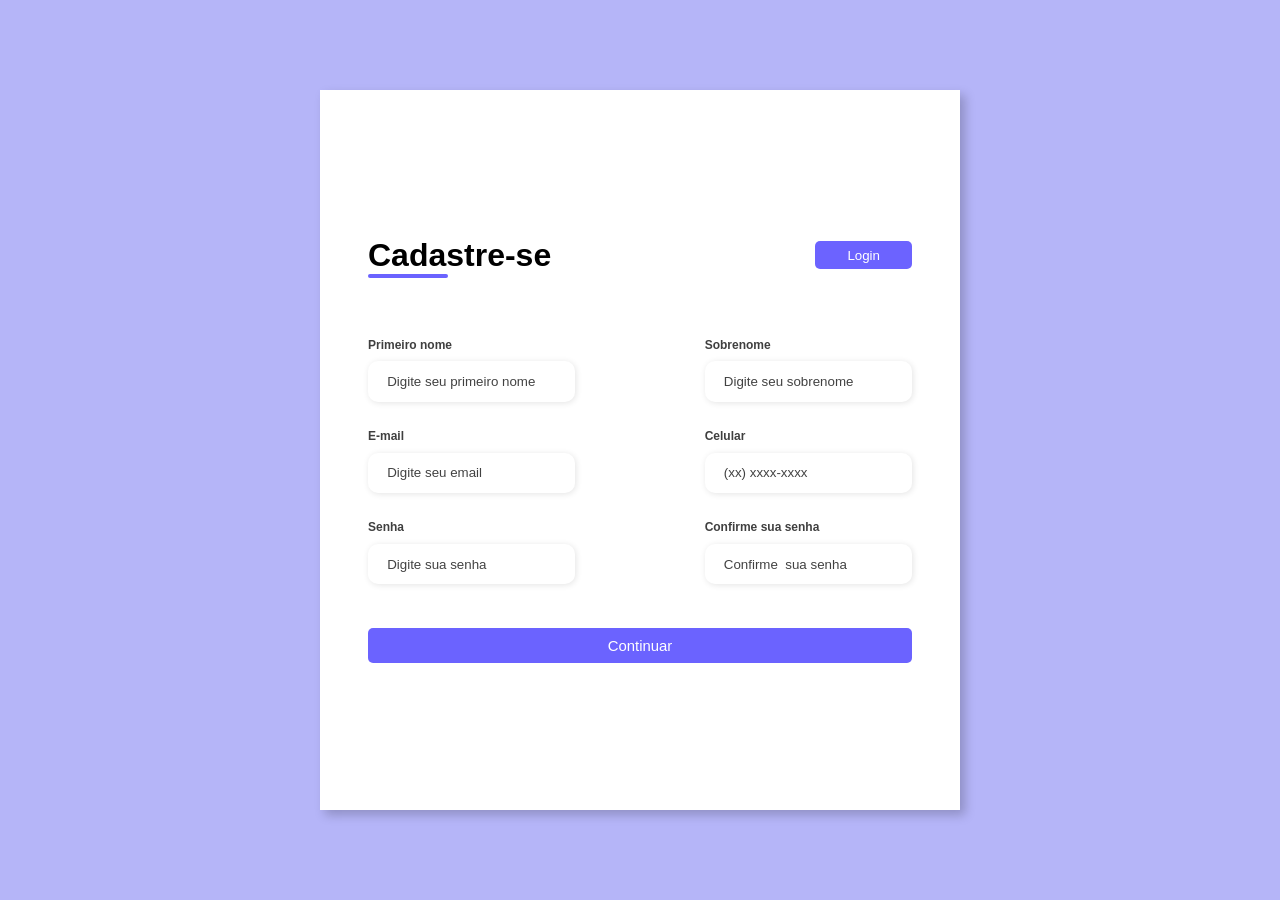
<file: cadastro.html>
<!DOCTYPE html>
<html lang="pt-br">
<head>
    <meta charset="UTF-8">
    <meta name="viewport" content="width=device-width, initial-scale=1.0">
    <link rel="stylesheet" href="assets/css/styles.css">
    <link href="https://unpkg.com/aos@2.3.1/dist/aos.css" rel="stylesheet"/>
    <script src="https://unpkg.com/aos@2.3.1/dist/aos.js"></script>
    <title>Cadastrar</title>
</head>

<body>
    <div  class="container">
        <div class="form-image" >
            <img src="assets/img/undraw_interior_design_re_7mvn.svg" data-aos="fade-down" data-aos-duration="1000">
        </div>
        <div class="form">
            <form action="formu.php" method="post" >
                <div class="form-header" data-aos="fade-down-right" data-aos-duration="900">
                    <div class="title">
                        <h1>Cadastre-se</h1>
                    </div>
                    <div class="login-button">
                      <button> <a href="login.html">Login</a></button>
                    </div>
                </div>

                <div class="input-group" data-aos="zoom-out-left" data-aos-duration="1000">
                    <div class="input-box">
                        <label for="firstname">Primeiro nome</label>
                        <input id="firstname" type="text" name="firstname" placeholder="Digite seu primeiro nome" required>
                    </div>

                    <div class="input-box">
                        <label for="lastname">Sobrenome</label>
                        <input id="lastname" type="text" name="lastname" placeholder="Digite seu sobrenome" required>
                    </div>

                    <div class="input-box">
                        <label for="email">E-mail</label>
                        <input id="email" type="email" name="email" placeholder="Digite seu email" required>
                    </div>

                    <div class="input-box">
                        <label for="number">Celular</label>
                        <input id="number" type="tel" name="number" placeholder="(xx) xxxx-xxxx" required>
                    </div>

                    <div class="input-box">
                        <label for="password">Senha</label>
                        <input id="password" type="password" name="password" placeholder="Digite sua senha" required>
                    </div>

                    <div class="input-box">
                        <label for="password">Confirme sua senha</label>
                        <input id="password" type="password" name="confirmpassword" placeholder="Confirme  sua senha" required>
                    </div>
                </div>

                <div class="continue-button"  >
                   <button ><a href="#">Continuar</a></button>
                </div>
            </form>
        </div>
    </div>

    <script src="script.js"></script>
</body>

</html>
</file>
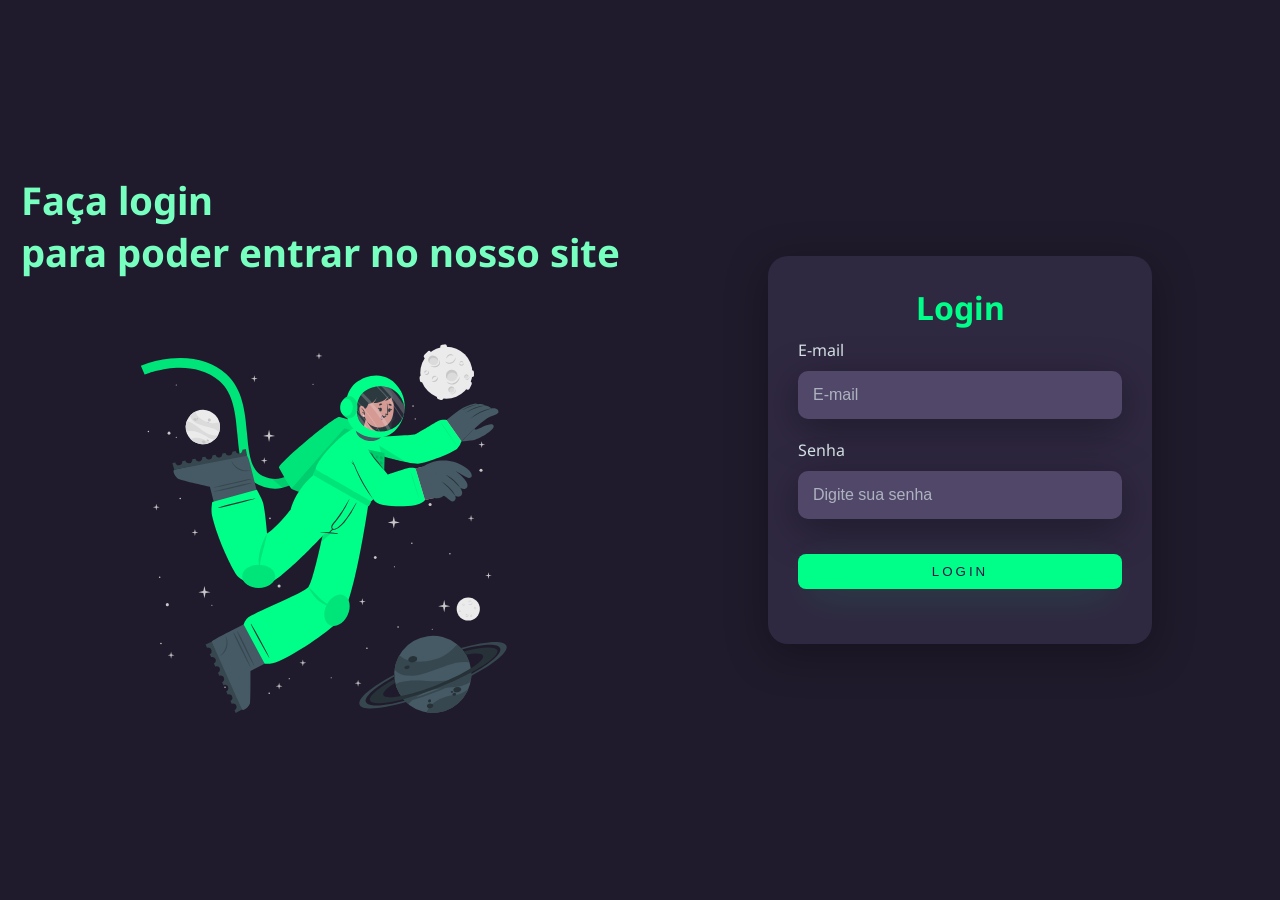
<file: login.html>
<!DOCTYPE html>
<html lang="pt-br">
<head>
    <meta charset="UTF-8">
    <meta name="viewport" content="width=device-width, initial-scale=1.0">
    <link rel="stylesheet" href="assets/css/login.css">
    <link href="https://unpkg.com/aos@2.3.1/dist/aos.css" rel="stylesheet"/>
    <script src="https://unpkg.com/aos@2.3.1/dist/aos.js"></script>
    <title>Login</title>
</head>
<body>
    <div class="main-login">
        <div class="left-login">
            <h1 data-aos="fade-down" data-aos-duration="900">Faça login<br> para poder entrar no nosso site</h1>
            <img src="assets/img/astronaut-animate.svg" class="astro" alt="Astronauta"  data-aos="fade-right"  data-aos-duration="900">
        </div>
        <form action="login.php" method="post">
        <div class="right-login" data-aos="zoom-in" data-aos-duration="1000">
            <div class="card-login">
                <h1>Login</h1>
                <div class="textfield">
                    <label for="email">E-mail</label>
                    <input id="email" type="email" name="email" placeholder="E-mail" required>
                </div>

                <div class="textfield">
                    <label for="password">Senha</label>
                    <input id="password" type="password" name="password" placeholder="Digite sua senha" required>
                </div>

             <input class="btn-login" type="submit"  name="submit" value="Login">

            </div>
        </div>
    </form>
    </div>
    <script src="script.js"></script>
</body>
</html>
</file>
<file: assets/css/styles.css>
@import url('https://fonts.googleapis.com/css2?family=Inter:wght@100..900&family=Noto+Sans:ital,wght@0,100..900;1,100..900&family=Open +Sans:ital,wght@0.300..800;1.300..800&display=swap');

*{
    padding: 0;
    margin: 0;
    box-sizing: border-box;
    font-family: 'Open sans', sans-serif;
}

body{
    width: 100%;
    height: 100vh;
    display: flex;
    justify-content: center;
    align-items: center;
    background-color: #0c0ce94d;
}

.container{
    width: 80%;
    height: 80vh;
    display: flex;
    box-shadow: 5px 5px 10px rgba(0,0,0, .212);
}


.form-image{
    width: 50%;
    display: flex;
    justify-content: center;
    align-items: center;
    background-color: #fde3a7d7;
    padding: 1rem;
}

.form-image img{
    width: 31rem;
}

.form{
    width: 50%;
    display: flex;
    justify-content: center;
    align-items: center;
    flex-direction: column;
    background-color: #fff;
    padding: 3rem;
}

.form-header{
    margin-bottom: 3rem;
    display: flex;
    justify-content: space-between;
}

.login-button{
 display: flex;
  align-items: center;
}

.login-button button{
   border: none;
   background-color: #6c63ff;
   padding: 0.4rem 2rem;
   border-radius: 5px;
   cursor: pointer;
   
}

.login-button button:hover{
    background-color: #6b63fff1;
}

.login-button button a {
    text-decoration: none;
    font-weight: 500;
    color: #fff;
}

.form-header h1::after{
    content: '';
    display: block;
    width: 5rem;
    height: 0.3rem;
    background-color: #6b63ff;
    margin: 0 auto;
    position: absolute;
    border-radius: 10px;
}

.input-group{
    display: flex;
    flex-wrap: wrap;
    justify-content: space-between;
    padding: 1rem 0;
}

.input-box{
    display: flex;
    flex-direction: column;
    margin-bottom: 1.1rem;
}

.input-box input{
    margin: 0.6rem 0;
    padding: 0.8rem 1.2rem;
    border: none;
    border-radius: 10px;
    box-shadow: 1px 1px 6px #0000001c;
}

.input-box input:focus-visible{
    outline: 1px solid #6b63ff;
}

.input-box label,.gender-title h6{
    font-size: 0.75rem;
    font-weight: 600;
    color: #000000c0;
}

.input-box input::placeholder{
    color: #000000be;
}

.continue-button button{
    width: 100%;
    
    border: none;
    background-color: #6b63ff;
    padding: 0.62rem;
    border-radius: 5px;
    cursor: pointer;
   
}

.continue-button button:hover{
    background-color: #6b63fff1;
}

.continue-button button a{
    text-decoration: none;
    font-size: 0.93rem;
    font-weight: 500;
    color: #fff;
}

@media screen and (max-width: 1330px){
    .form-image{
        display: none;
    }
    .container{
        width: 50%;
    }
    .form{
        width: 100%;
    }
}

@media screen and (max-width: 1064px){
    .container{
        width: 90%;
        height: auto;
    }
    .input-group{
        flex-direction: column;
        overflow-y: scroll;
        flex-wrap: nowrap;
        max-height: 10rem;
       padding-right: 5rem;

    }
    

}
</file>
<file: assets/css/login.css>
@import url('https://fonts.googleapis.com/css2?family=Inter:wght@100..900&family=Noto+Sans:ital,wght@0,100..900;1,100..900&family=Open +Sans:ital,wght@0.300..800;1.300..800&display=swap');

body{
    margin: 0;
    font-family: 'Noto Sans', sans-serif;
}

body *{
    box-sizing: border-box;
}

.main-login{
    width: 100vw;
    height: 100vh;
    background-color: #201b2c;
    display: flex;
    justify-content: center;
    align-items: center; 
}

.left-login{
    width: 50vw;
    height: 100vh;
    display: flex;
    justify-content: center;
    align-items: center; 
    flex-direction: column;
}

.left-login> h1{
    font-size: 3vw;
    color: #77ffc0;
}

.astro{
    width: 35vw;
}

.right-login{
    width: 50vw;
    height: 100vh;
    display: flex;
    justify-content: center;
    align-items: center; 
}

.card-login{
    width: 60%;
    display: flex;
    justify-content: center;
    align-items: center;
    flex-direction: column;
    padding: 30px 30px;
    background: #2f2841;
    border-radius: 20px;
    box-shadow: 0px 10px 40px #00000056;
}

.card-login > h1{
    color: #00ff88;
    font-weight: 700;
    margin: 0;
}

.textfield{
    width: 100%;
    display: flex;
    flex-direction: column;
    align-items: flex-start;
    justify-content: center;
    margin: 10px 0px;
}

.textfield> input{
    width: 100%;
    border: none;
    border-radius: 10px;
    padding: 15px;
    background: #514869;
    color: #f0ffffde;
    font-size: 12pt;
    box-shadow:0px 10px 40px #00000056 ;
    outline: none;
    box-sizing: border-box;
}

.textfield> label{
    color: #f0ffffde;
    margin-bottom: 10px;
}

.textfield> input::placeholder{
    color: #f0ffff94;
}

.btn-login{
    width: 100%;
    padding: 10px 0px;
    margin: 25px;
    border: none;
    border-radius: 8px;
    outline: none;
    text-transform: uppercase;
    font-weight: 500;
    letter-spacing: 3px;
    color: #2b134b;
    background: #00ff88;
    cursor: pointer;
    box-shadow: 0px 10px 40px -12px #00ff8052;
}

@media only screen and (max-width:950px){
    .card-login{
        width: 85%;
    }
}

@media only screen and (max-width:600px){
    .main-login{
        flex-direction: column;
    }

    .left-login>h1{
        display: none;
    }

    .left-login{
        width: 100%;
        height: auto;
    }

    .right-login{
        width: 100vw;
        height: auto;
    }
    
    .astro{
        width: 50vw;
    }

    .card-login{
        width: 90%;
    }
}
</file>
